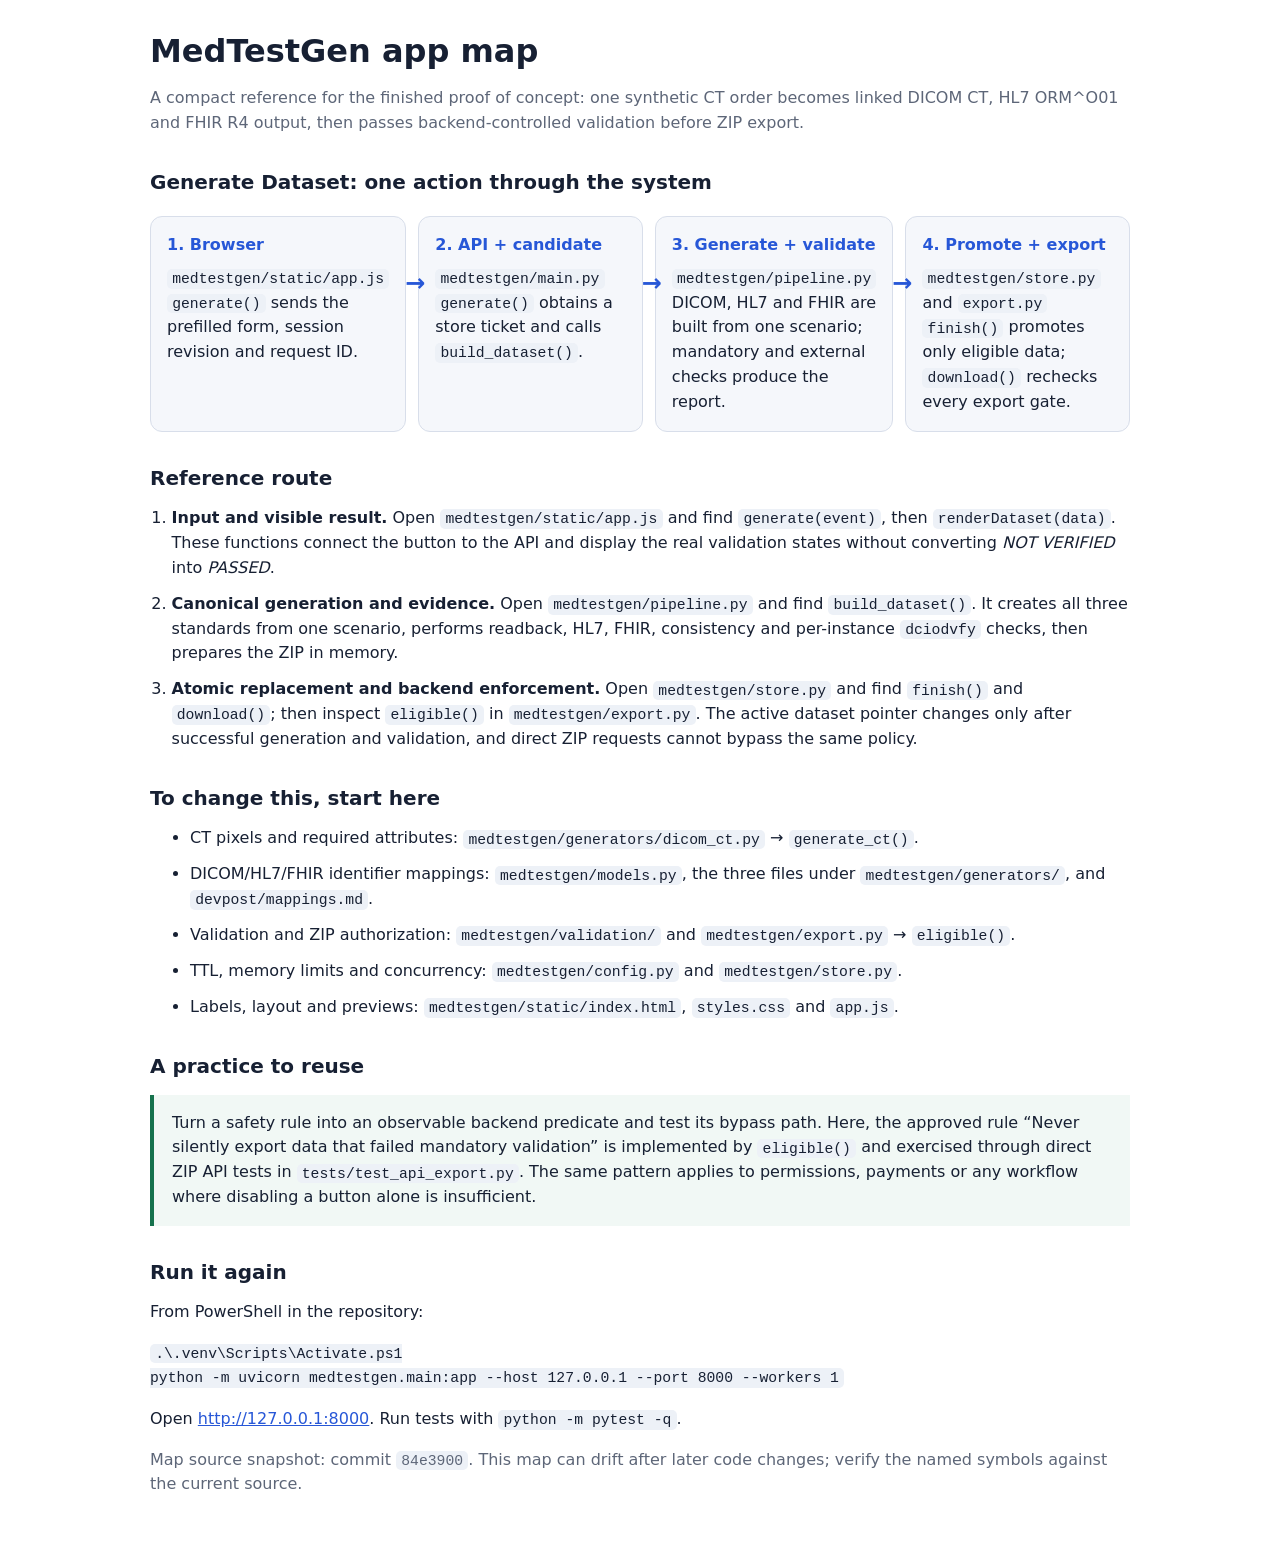
<file: devpost/app-map.html>
<!doctype html>
<html lang="en">
<head>
  <meta charset="utf-8">
  <meta name="viewport" content="width=device-width, initial-scale=1">
  <title>MedTestGen App Map</title>
  <style>
    :root { color-scheme: light; --ink:#172033; --muted:#5d6678; --line:#d8deea; --blue:#2757d7; --soft:#f5f7fb; --green:#16724d; }
    * { box-sizing:border-box; }
    body { margin:0; font:16px/1.55 system-ui,-apple-system,"Segoe UI",sans-serif; color:var(--ink); background:#fff; }
    main { width:min(980px,calc(100% - 32px)); margin:32px auto 64px; }
    h1,h2 { line-height:1.2; }
    h1 { margin-bottom:6px; }
    h2 { margin-top:34px; font-size:1.25rem; }
    .lede,.meta { color:var(--muted); }
    .flow { display:grid; grid-template-columns:repeat(4,1fr); gap:12px; margin:22px 0; }
    .node { min-height:130px; padding:16px; border:1px solid var(--line); border-radius:12px; background:var(--soft); position:relative; }
    .node:not(:last-child)::after { content:"→"; position:absolute; right:-20px; top:48px; z-index:2; color:var(--blue); font-size:24px; font-weight:700; }
    .node strong { display:block; margin-bottom:8px; color:var(--blue); }
    code { padding:.12em .35em; border-radius:5px; background:#edf1f7; font-size:.92em; }
    ol { padding-left:1.35rem; }
    li { margin:.7rem 0; }
    .callout { padding:16px 18px; border-left:4px solid var(--green); background:#f1f8f5; }
    a { color:var(--blue); }
    kbd { padding:2px 6px; border:1px solid var(--line); border-bottom-width:2px; border-radius:5px; background:#fff; }
    @media (max-width:760px) { .flow { grid-template-columns:1fr; } .node { min-height:auto; } .node:not(:last-child)::after { content:"↓"; right:auto; left:50%; top:auto; bottom:-25px; } }
  </style>
</head>
<body>
<main>
  <h1>MedTestGen app map</h1>
  <p class="lede">A compact reference for the finished proof of concept: one synthetic CT order becomes linked DICOM CT, HL7 ORM^O01 and FHIR R4 output, then passes backend-controlled validation before ZIP export.</p>

  <h2>Generate Dataset: one action through the system</h2>
  <div class="flow" role="list" aria-label="Generate Dataset request flow">
    <div class="node" role="listitem"><strong>1. Browser</strong><code>medtestgen/static/app.js</code><br><code>generate()</code> sends the prefilled form, session revision and request ID.</div>
    <div class="node" role="listitem"><strong>2. API + candidate</strong><code>medtestgen/main.py</code><br><code>generate()</code> obtains a store ticket and calls <code>build_dataset()</code>.</div>
    <div class="node" role="listitem"><strong>3. Generate + validate</strong><code>medtestgen/pipeline.py</code><br>DICOM, HL7 and FHIR are built from one scenario; mandatory and external checks produce the report.</div>
    <div class="node" role="listitem"><strong>4. Promote + export</strong><code>medtestgen/store.py</code> and <code>export.py</code><br><code>finish()</code> promotes only eligible data; <code>download()</code> rechecks every export gate.</div>
  </div>

  <h2>Reference route</h2>
  <ol>
    <li><strong>Input and visible result.</strong> Open <code>medtestgen/static/app.js</code> and find <code>generate(event)</code>, then <code>renderDataset(data)</code>. These functions connect the button to the API and display the real validation states without converting <em>NOT VERIFIED</em> into <em>PASSED</em>.</li>
    <li><strong>Canonical generation and evidence.</strong> Open <code>medtestgen/pipeline.py</code> and find <code>build_dataset()</code>. It creates all three standards from one scenario, performs readback, HL7, FHIR, consistency and per-instance <code>dciodvfy</code> checks, then prepares the ZIP in memory.</li>
    <li><strong>Atomic replacement and backend enforcement.</strong> Open <code>medtestgen/store.py</code> and find <code>finish()</code> and <code>download()</code>; then inspect <code>eligible()</code> in <code>medtestgen/export.py</code>. The active dataset pointer changes only after successful generation and validation, and direct ZIP requests cannot bypass the same policy.</li>
  </ol>

  <h2>To change this, start here</h2>
  <ul>
    <li>CT pixels and required attributes: <code>medtestgen/generators/dicom_ct.py</code> → <code>generate_ct()</code>.</li>
    <li>DICOM/HL7/FHIR identifier mappings: <code>medtestgen/models.py</code>, the three files under <code>medtestgen/generators/</code>, and <code>devpost/mappings.md</code>.</li>
    <li>Validation and ZIP authorization: <code>medtestgen/validation/</code> and <code>medtestgen/export.py</code> → <code>eligible()</code>.</li>
    <li>TTL, memory limits and concurrency: <code>medtestgen/config.py</code> and <code>medtestgen/store.py</code>.</li>
    <li>Labels, layout and previews: <code>medtestgen/static/index.html</code>, <code>styles.css</code> and <code>app.js</code>.</li>
  </ul>

  <h2>A practice to reuse</h2>
  <div class="callout">Turn a safety rule into an observable backend predicate and test its bypass path. Here, the approved rule “Never silently export data that failed mandatory validation” is implemented by <code>eligible()</code> and exercised through direct ZIP API tests in <code>tests/test_api_export.py</code>. The same pattern applies to permissions, payments or any workflow where disabling a button alone is insufficient.</div>

  <h2>Run it again</h2>
  <p>From PowerShell in the repository:</p>
  <pre><code>.\.venv\Scripts\Activate.ps1
python -m uvicorn medtestgen.main:app --host 127.0.0.1 --port 8000 --workers 1</code></pre>
  <p>Open <a href="http://127.0.0.1:8000">http://127.0.0.1:8000</a>. Run tests with <code>python -m pytest -q</code>.</p>
  <p class="meta">Map source snapshot: commit <code>84e3900</code>. This map can drift after later code changes; verify the named symbols against the current source.</p>
</main>
</body>
</html>
</file>
